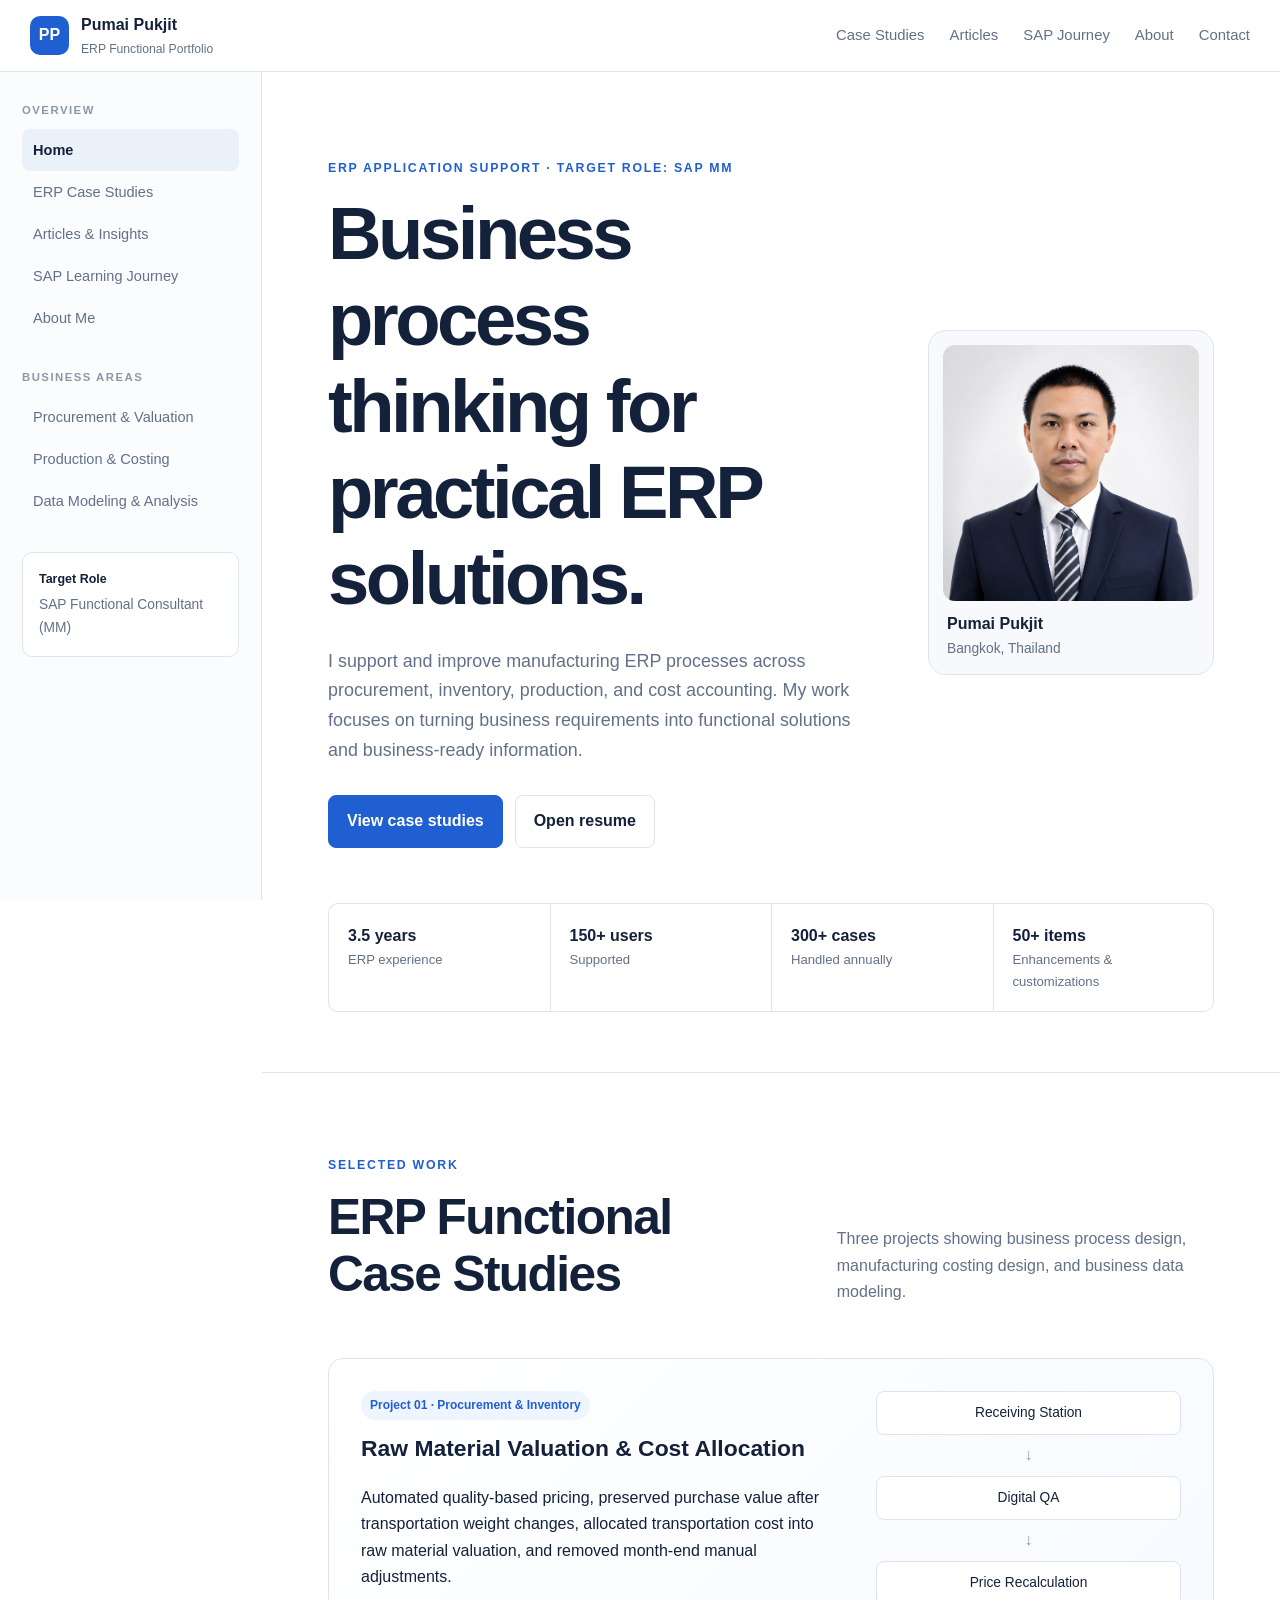
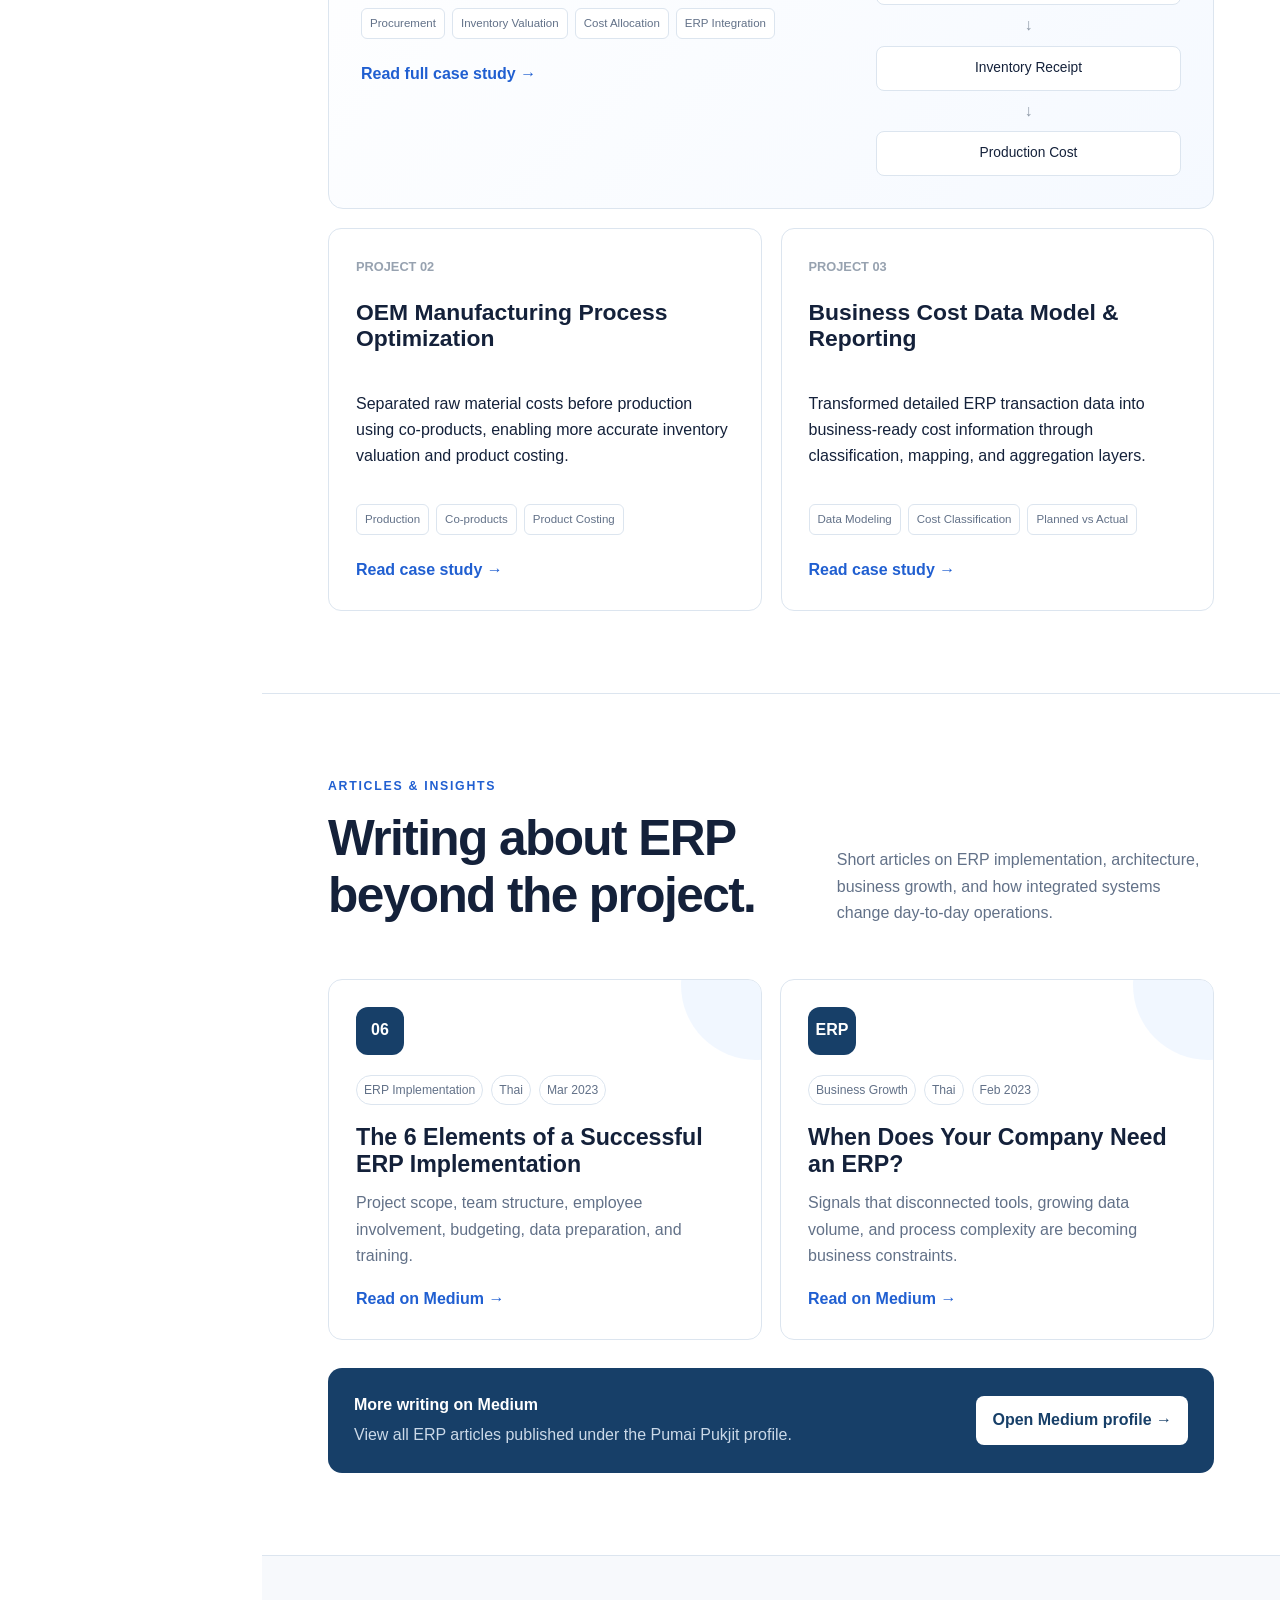
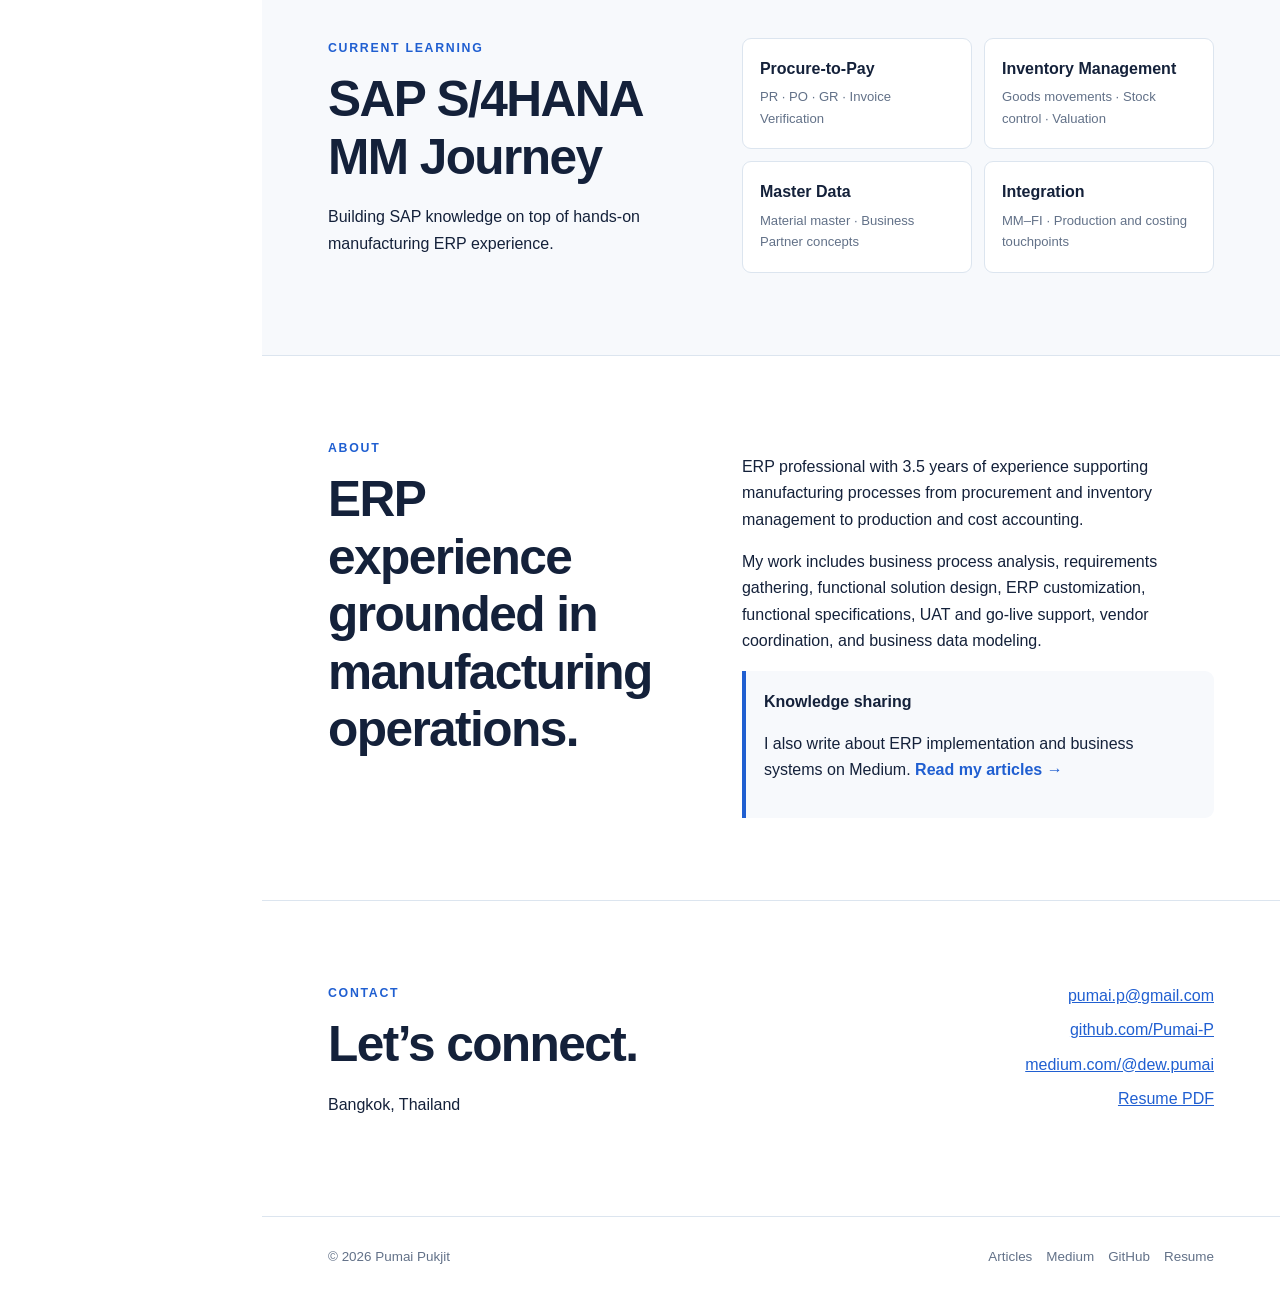
<file: index.html>
<!doctype html><html lang="en"><head><meta charset="utf-8"><meta name="viewport" content="width=device-width,initial-scale=1">
<title>Pumai Pukjit | ERP Functional Portfolio</title><link rel="stylesheet" href="styles.css"></head><body>
<header class="topbar">
<a class="brand" href="index.html"><span class="brand-mark">PP</span><span><strong>Pumai Pukjit</strong><small>ERP Functional Portfolio</small></span></a>
<nav class="topnav"><a href="index.html#cases">Case Studies</a><a href="articles.html">Articles</a><a href="index.html#sap">SAP Journey</a><a href="index.html#about">About</a><a href="index.html#contact">Contact</a></nav>
</header>
<div class="layout"><aside class="sidebar"><p class="side-label">OVERVIEW</p><a class="active" href="index.html">Home</a><a href="#cases">ERP Case Studies</a><a href="articles.html">Articles & Insights</a><a href="#sap">SAP Learning Journey</a><a href="#about">About Me</a><p class="side-label side-gap">BUSINESS AREAS</p><a href="raw-material-valuation.html">Procurement & Valuation</a><a href="oem-manufacturing.html">Production & Costing</a><a href="cost-data-model.html">Data Modeling & Analysis</a><div class="focus"><b>Target Role</b><span>SAP Functional Consultant (MM)</span></div></aside>
<main>
<section class="hero shell"><div><p class="eyebrow">ERP APPLICATION SUPPORT · TARGET ROLE: SAP MM</p><h1>Business process thinking for practical ERP solutions.</h1><p class="lead">I support and improve manufacturing ERP processes across procurement, inventory, production, and cost accounting. My work focuses on turning business requirements into functional solutions and business-ready information.</p><div class="actions"><a class="btn primary" href="#cases">View case studies</a><a class="btn" href="resume.pdf">Open resume</a></div></div><div class="portraitbox"><img src="profile.jpg" alt="Pumai Pukjit"><strong>Pumai Pukjit</strong><span>Bangkok, Thailand</span></div></section>
<section class="stats shell"><div><b>3.5 years</b><span>ERP experience</span></div><div><b>150+ users</b><span>Supported</span></div><div><b>300+ cases</b><span>Handled annually</span></div><div><b>50+ items</b><span>Enhancements & customizations</span></div></section>
<section id="cases" class="section shell"><div class="section-head"><div><p class="eyebrow">SELECTED WORK</p><h2>ERP Functional Case Studies</h2></div><p>Three projects showing business process design, manufacturing costing design, and business data modeling.</p></div>
<article class="featured"><div><span class="badge">Project 01 · Procurement & Inventory</span><h3>Raw Material Valuation & Cost Allocation</h3><p>Automated quality-based pricing, preserved purchase value after transportation weight changes, allocated transportation cost into raw material valuation, and removed month-end manual adjustments.</p><div class="chips"><span>Procurement</span><span>Inventory Valuation</span><span>Cost Allocation</span><span>ERP Integration</span></div><a class="text-link" href="raw-material-valuation.html">Read full case study →</a></div><div class="flowmini"><span>Receiving Station</span><i>↓</i><span>Digital QA</span><i>↓</i><span>Price Recalculation</span><i>↓</i><span>Inventory Receipt</span><i>↓</i><span>Production Cost</span></div></article>
<div class="cards"><article><em>PROJECT 02</em><h3>OEM Manufacturing Process Optimization</h3><p>Separated raw material costs before production using co-products, enabling more accurate inventory valuation and product costing.</p><div class="chips"><span>Production</span><span>Co-products</span><span>Product Costing</span></div><a href="oem-manufacturing.html">Read case study →</a></article>
<article><em>PROJECT 03</em><h3>Business Cost Data Model & Reporting</h3><p>Transformed detailed ERP transaction data into business-ready cost information through classification, mapping, and aggregation layers.</p><div class="chips"><span>Data Modeling</span><span>Cost Classification</span><span>Planned vs Actual</span></div><a href="cost-data-model.html">Read case study →</a></article></div></section>

<section id="articles" class="section shell">
  <div class="section-head">
    <div>
      <p class="eyebrow">ARTICLES & INSIGHTS</p>
      <h2>Writing about ERP beyond the project.</h2>
    </div>
    <p>Short articles on ERP implementation, architecture, business growth, and how integrated systems change day-to-day operations.</p>
  </div>
  <div class="article-grid">
    <a class="article-card" href="https://medium.com/@dew.pumai/6-%E0%B8%AA%E0%B9%88%E0%B8%A7%E0%B8%99%E0%B8%9B%E0%B8%A3%E0%B8%B0%E0%B8%81%E0%B8%AD%E0%B8%9A%E0%B8%97%E0%B8%B5%E0%B9%88%E0%B8%88%E0%B8%B0%E0%B8%97%E0%B8%B3%E0%B9%83%E0%B8%AB%E0%B9%89%E0%B9%82%E0%B8%9B%E0%B8%A3%E0%B9%81%E0%B8%88%E0%B8%84-erp-%E0%B8%82%E0%B8%AD%E0%B8%87%E0%B8%84%E0%B8%B8%E0%B8%93%E0%B8%99%E0%B8%B1%E0%B9%89%E0%B8%99%E0%B8%9B%E0%B8%A3%E0%B8%B0%E0%B8%AA%E0%B8%9A%E0%B8%84%E0%B8%A7%E0%B8%B2%E0%B8%A1%E0%B8%AA%E0%B8%B3%E0%B9%80%E0%B8%A3%E0%B9%87%E0%B8%88-98a20287ebfd" target="_blank" rel="noopener">
      <span class="article-icon">06</span>
      <div class="article-meta"><span>ERP Implementation</span><span>Thai</span><span>Mar 2023</span></div>
      <h3>The 6 Elements of a Successful ERP Implementation</h3>
      <p>Project scope, team structure, employee involvement, budgeting, data preparation, and training.</p>
      <span class="article-link">Read on Medium →</span>
    </a>
    <a class="article-card" href="https://medium.com/@dew.pumai/%E0%B9%80%E0%B8%A3%E0%B8%B2%E0%B8%88%E0%B8%B0%E0%B8%A3%E0%B8%B9%E0%B9%89%E0%B9%84%E0%B8%94%E0%B9%89%E0%B8%AD%E0%B8%A2%E0%B9%88%E0%B8%B2%E0%B8%87%E0%B9%84%E0%B8%A3%E0%B8%A7%E0%B9%88%E0%B8%B2%E0%B8%9A%E0%B8%A3%E0%B8%B4%E0%B8%A9%E0%B8%B1%E0%B8%97%E0%B8%95%E0%B9%89%E0%B8%AD%E0%B8%87%E0%B9%83%E0%B8%8A%E0%B9%89%E0%B8%A3%E0%B8%B0%E0%B8%9A%E0%B8%9A-erp-%E0%B8%95%E0%B8%AD%E0%B8%99%E0%B9%84%E0%B8%AB%E0%B8%99-a0925aef1456" target="_blank" rel="noopener">
      <span class="article-icon">ERP</span>
      <div class="article-meta"><span>Business Growth</span><span>Thai</span><span>Feb 2023</span></div>
      <h3>When Does Your Company Need an ERP?</h3>
      <p>Signals that disconnected tools, growing data volume, and process complexity are becoming business constraints.</p>
      <span class="article-link">Read on Medium →</span>
    </a>
  </div>
  <div class="medium-banner">
    <div><strong>More writing on Medium</strong><p>View all ERP articles published under the Pumai Pukjit profile.</p></div>
    <a href="https://medium.com/@dew.pumai" target="_blank" rel="noopener">Open Medium profile →</a>
  </div>
</section>
<section id="sap" class="section shell journey"><div><p class="eyebrow">CURRENT LEARNING</p><h2>SAP S/4HANA MM Journey</h2><p>Building SAP knowledge on top of hands-on manufacturing ERP experience.</p></div><div class="journey-grid"><div><b>Procure-to-Pay</b><span>PR · PO · GR · Invoice Verification</span></div><div><b>Inventory Management</b><span>Goods movements · Stock control · Valuation</span></div><div><b>Master Data</b><span>Material master · Business Partner concepts</span></div><div><b>Integration</b><span>MM–FI · Production and costing touchpoints</span></div></div></section>
<section id="about" class="section shell twocol"><div><p class="eyebrow">ABOUT</p><h2>ERP experience grounded in manufacturing operations.</h2></div><div><p>ERP professional with 3.5 years of experience supporting manufacturing processes from procurement and inventory management to production and cost accounting.</p><p>My work includes business process analysis, requirements gathering, functional solution design, ERP customization, functional specifications, UAT and go-live support, vendor coordination, and business data modeling.</p><div class="publication-note"><strong>Knowledge sharing</strong><p>I also write about ERP implementation and business systems on Medium. <a class="text-link" href="https://medium.com/@dew.pumai" target="_blank" rel="noopener">Read my articles →</a></p></div></div></section>
<section id="contact" class="section shell twocol"><div><p class="eyebrow">CONTACT</p><h2>Let’s connect.</h2><p>Bangkok, Thailand</p></div><div class="contact"><a href="mailto:pumai.p@gmail.com">pumai.p@gmail.com</a><a href="https://github.com/Pumai-P">github.com/Pumai-P</a><a href="https://medium.com/@dew.pumai" target="_blank" rel="noopener">medium.com/@dew.pumai</a><a href="resume.pdf">Resume PDF</a></div></section>
<footer class="shell"><span>© 2026 Pumai Pukjit</span><span class="footer-links"><a href="articles.html">Articles</a><a href="https://medium.com/@dew.pumai" target="_blank" rel="noopener">Medium</a><a href="https://github.com/Pumai-P">GitHub</a><a href="resume.pdf">Resume</a></span></footer></main></div></body></html>
</file>
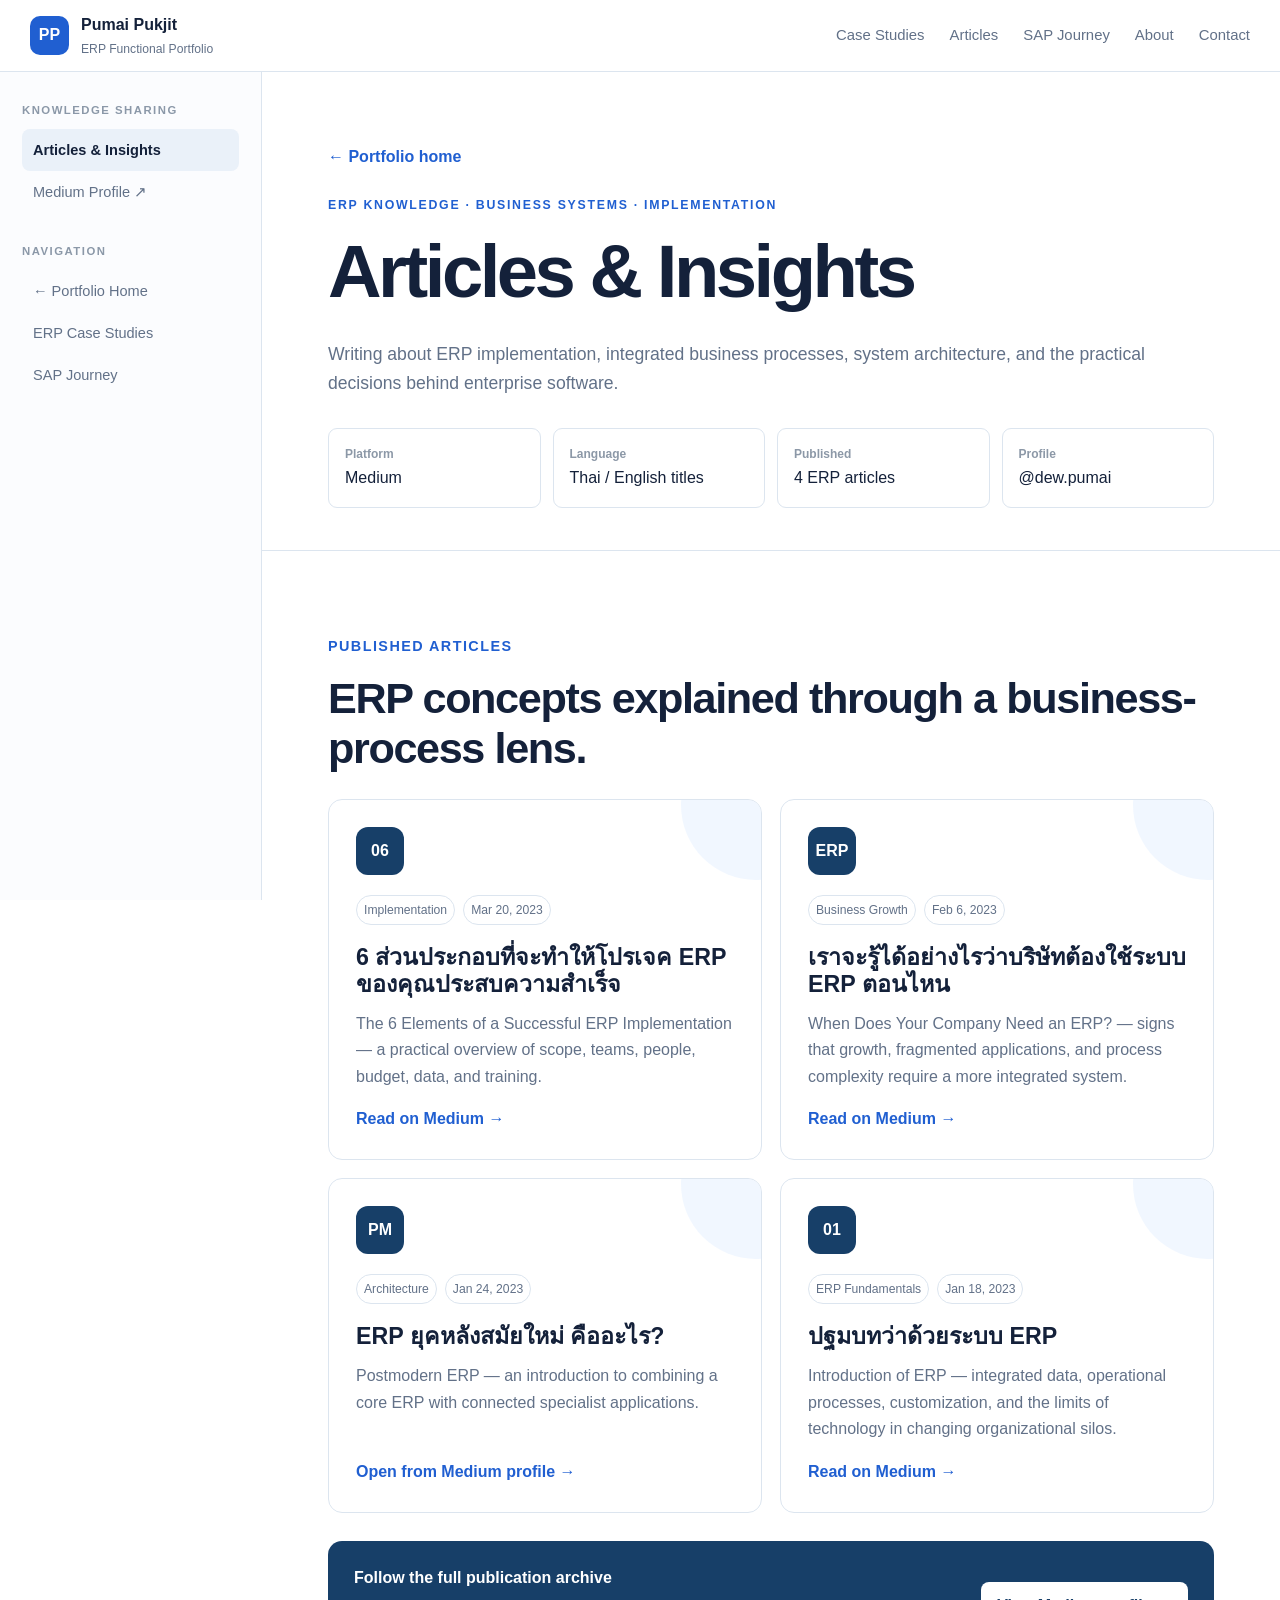
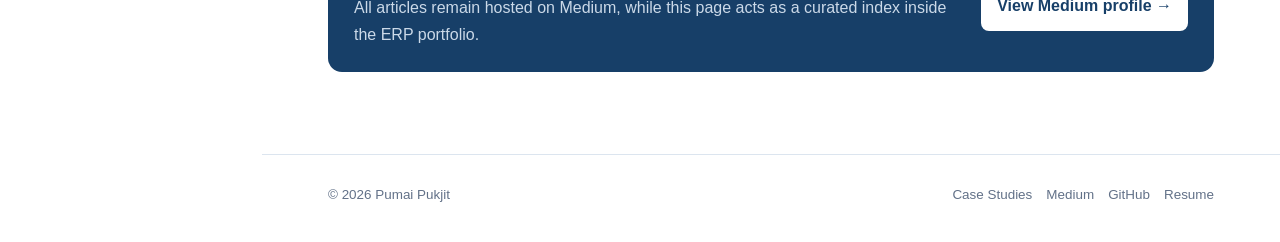
<file: articles.html>
<!doctype html>
<html lang="en">
<head>
<meta charset="utf-8">
<meta name="viewport" content="width=device-width,initial-scale=1">
<title>Articles & Insights | Pumai Pukjit</title>
<link rel="stylesheet" href="styles.css">
</head>
<body>
<header class="topbar">
  <a class="brand" href="index.html"><span class="brand-mark">PP</span><span><strong>Pumai Pukjit</strong><small>ERP Functional Portfolio</small></span></a>
  <nav class="topnav"><a href="index.html#cases">Case Studies</a><a href="articles.html">Articles</a><a href="index.html#sap">SAP Journey</a><a href="index.html#about">About</a><a href="index.html#contact">Contact</a></nav>
</header>
<div class="layout">
<aside class="sidebar">
  <p class="side-label">KNOWLEDGE SHARING</p>
  <a class="active" href="articles.html">Articles & Insights</a>
  <a href="https://medium.com/@dew.pumai" target="_blank" rel="noopener">Medium Profile ↗</a>
  <p class="side-label side-gap">NAVIGATION</p>
  <a href="index.html">← Portfolio Home</a>
  <a href="index.html#cases">ERP Case Studies</a>
  <a href="index.html#sap">SAP Journey</a>
</aside>
<main>
<section class="case-hero shell">
  <a class="back" href="index.html">← Portfolio home</a>
  <p class="eyebrow">ERP KNOWLEDGE · BUSINESS SYSTEMS · IMPLEMENTATION</p>
  <h1>Articles & Insights</h1>
  <p class="case-lead">Writing about ERP implementation, integrated business processes, system architecture, and the practical decisions behind enterprise software.</p>
  <div class="meta-grid">
    <div class="meta"><b>Platform</b><span>Medium</span></div>
    <div class="meta"><b>Language</b><span>Thai / English titles</span></div>
    <div class="meta"><b>Published</b><span>4 ERP articles</span></div>
    <div class="meta"><b>Profile</b><span>@dew.pumai</span></div>
  </div>
</section>
<section class="section shell">
  <div class="case-body" style="max-width:none">
    <p class="section-label">Published Articles</p>
    <h2 class="section-title">ERP concepts explained through a business-process lens.</h2>
    <div class="article-grid">
      <a class="article-card" href="https://medium.com/@dew.pumai/6-%E0%B8%AA%E0%B9%88%E0%B8%A7%E0%B8%99%E0%B8%9B%E0%B8%A3%E0%B8%B0%E0%B8%81%E0%B8%AD%E0%B8%9A%E0%B8%97%E0%B8%B5%E0%B9%88%E0%B8%88%E0%B8%B0%E0%B8%97%E0%B8%B3%E0%B9%83%E0%B8%AB%E0%B9%89%E0%B9%82%E0%B8%9B%E0%B8%A3%E0%B9%81%E0%B8%88%E0%B8%84-erp-%E0%B8%82%E0%B8%AD%E0%B8%87%E0%B8%84%E0%B8%B8%E0%B8%93%E0%B8%99%E0%B8%B1%E0%B9%89%E0%B8%99%E0%B8%9B%E0%B8%A3%E0%B8%B0%E0%B8%AA%E0%B8%9A%E0%B8%84%E0%B8%A7%E0%B8%B2%E0%B8%A1%E0%B8%AA%E0%B8%B3%E0%B9%80%E0%B8%A3%E0%B9%87%E0%B8%88-98a20287ebfd" target="_blank" rel="noopener">
        <span class="article-icon">06</span>
        <div class="article-meta"><span>Implementation</span><span>Mar 20, 2023</span></div>
        <h3>6 ส่วนประกอบที่จะทำให้โปรเจค ERP ของคุณประสบความสำเร็จ</h3>
        <p>The 6 Elements of a Successful ERP Implementation — a practical overview of scope, teams, people, budget, data, and training.</p>
        <span class="article-link">Read on Medium →</span>
      </a>
      <a class="article-card" href="https://medium.com/@dew.pumai/%E0%B9%80%E0%B8%A3%E0%B8%B2%E0%B8%88%E0%B8%B0%E0%B8%A3%E0%B8%B9%E0%B9%89%E0%B9%84%E0%B8%94%E0%B9%89%E0%B8%AD%E0%B8%A2%E0%B9%88%E0%B8%B2%E0%B8%87%E0%B9%84%E0%B8%A3%E0%B8%A7%E0%B9%88%E0%B8%B2%E0%B8%9A%E0%B8%A3%E0%B8%B4%E0%B8%A9%E0%B8%B1%E0%B8%97%E0%B8%95%E0%B9%89%E0%B8%AD%E0%B8%87%E0%B9%83%E0%B8%8A%E0%B9%89%E0%B8%A3%E0%B8%B0%E0%B8%9A%E0%B8%9A-erp-%E0%B8%95%E0%B8%AD%E0%B8%99%E0%B9%84%E0%B8%AB%E0%B8%99-a0925aef1456" target="_blank" rel="noopener">
        <span class="article-icon">ERP</span>
        <div class="article-meta"><span>Business Growth</span><span>Feb 6, 2023</span></div>
        <h3>เราจะรู้ได้อย่างไรว่าบริษัทต้องใช้ระบบ ERP ตอนไหน</h3>
        <p>When Does Your Company Need an ERP? — signs that growth, fragmented applications, and process complexity require a more integrated system.</p>
        <span class="article-link">Read on Medium →</span>
      </a>
      <a class="article-card" href="https://medium.com/@dew.pumai" target="_blank" rel="noopener">
        <span class="article-icon">PM</span>
        <div class="article-meta"><span>Architecture</span><span>Jan 24, 2023</span></div>
        <h3>ERP ยุคหลังสมัยใหม่ คืออะไร?</h3>
        <p>Postmodern ERP — an introduction to combining a core ERP with connected specialist applications.</p>
        <span class="article-link">Open from Medium profile →</span>
      </a>
      <a class="article-card" href="https://medium.com/@dew.pumai/%E0%B8%9B%E0%B8%90%E0%B8%A1%E0%B8%9A%E0%B8%97%E0%B8%A7%E0%B9%88%E0%B8%B2%E0%B8%94%E0%B9%89%E0%B8%A7%E0%B8%A2%E0%B8%A3%E0%B8%B0%E0%B8%9A%E0%B8%9A-erp-ade57733982c" target="_blank" rel="noopener">
        <span class="article-icon">01</span>
        <div class="article-meta"><span>ERP Fundamentals</span><span>Jan 18, 2023</span></div>
        <h3>ปฐมบทว่าด้วยระบบ ERP</h3>
        <p>Introduction of ERP — integrated data, operational processes, customization, and the limits of technology in changing organizational silos.</p>
        <span class="article-link">Read on Medium →</span>
      </a>
    </div>
    <div class="medium-banner">
      <div><strong>Follow the full publication archive</strong><p>All articles remain hosted on Medium, while this page acts as a curated index inside the ERP portfolio.</p></div>
      <a href="https://medium.com/@dew.pumai" target="_blank" rel="noopener">View Medium profile →</a>
    </div>
  </div>
</section>
<footer class="shell"><span>© 2026 Pumai Pukjit</span><span class="footer-links"><a href="index.html#cases">Case Studies</a><a href="https://medium.com/@dew.pumai" target="_blank" rel="noopener">Medium</a><a href="https://github.com/Pumai-P">GitHub</a><a href="resume.pdf">Resume</a></span></footer>
</main>
</div>
</body>
</html>
</file>
<file: styles.css>
*{box-sizing:border-box}
:root{
  --ink:#14213a;--muted:#627188;--line:#dce5ef;--surface:#f7f9fc;
  --surface-blue:#eef5ff;--blue:#205fd1;--blue-dark:#17479c;
  --navy:#173f68;--teal:#1ab6bd;--green:#267c5c;--red:#b84b4b;
  --sidebar:262px;--max:1180px
}
html{scroll-behavior:smooth}
body{margin:0;font-family:Inter,"Segoe UI",Arial,sans-serif;color:var(--ink);background:#fff;line-height:1.65}
a{color:inherit}
.topbar{
  height:72px;position:sticky;top:0;z-index:30;display:flex;align-items:center;
  justify-content:space-between;padding:0 30px;background:rgba(255,255,255,.97);
  border-bottom:1px solid var(--line);backdrop-filter:blur(12px)
}
.brand{display:flex;align-items:center;gap:12px;text-decoration:none}
.brand-mark{width:39px;height:39px;border-radius:10px;background:var(--blue);color:#fff;display:grid;place-items:center;font-weight:850}
.brand strong,.brand small{display:block}.brand small{font-size:.76rem;color:var(--muted)}
.topnav{display:flex;gap:25px}.topnav a{text-decoration:none;color:var(--muted);font-size:.93rem}.topnav a:hover{color:var(--ink)}
.layout{display:grid;grid-template-columns:var(--sidebar) 1fr}
.sidebar{position:sticky;top:72px;height:calc(100vh - 72px);padding:29px 22px;background:#fbfcfe;border-right:1px solid var(--line);overflow:auto}
.side-label{margin:0 0 9px;font-size:.71rem;font-weight:850;letter-spacing:.13em;color:#8b98a8}.side-gap{margin-top:29px}
.sidebar a{display:block;padding:9px 11px;border-radius:8px;text-decoration:none;color:var(--muted);font-size:.91rem}
.sidebar a:hover,.sidebar a.active{background:#eaf1f9;color:var(--ink);font-weight:750}
.focus{margin-top:30px;padding:16px;border:1px solid var(--line);border-radius:10px;background:#fff}.focus b,.focus span{display:block}.focus b{font-size:.78rem;margin-bottom:5px}.focus span{font-size:.86rem;color:var(--muted)}
.shell{max-width:var(--max);margin:0 auto;padding-left:66px;padding-right:66px}
.hero{padding-top:86px;padding-bottom:55px;display:grid;grid-template-columns:minmax(0,1fr) 286px;gap:64px;align-items:center}
.eyebrow{margin:0 0 13px;color:var(--blue);font-size:.77rem;font-weight:850;letter-spacing:.14em}
h1,h2,h3{line-height:1.16;margin-top:0}
h1{font-size:clamp(3rem,5.8vw,5.05rem);letter-spacing:-.047em;margin-bottom:25px}
h2{font-size:clamp(2.15rem,4vw,3.1rem);letter-spacing:-.032em;margin-bottom:18px}
h3{font-size:1.43rem}
.lead{max-width:780px;color:var(--muted);font-size:1.12rem}
.actions{display:flex;gap:12px;margin-top:30px}
.btn{display:inline-block;padding:12px 18px;border-radius:8px;text-decoration:none;font-weight:760;border:1px solid var(--line)}
.btn.primary{background:var(--blue);color:#fff;border-color:var(--blue)}.btn.primary:hover{background:var(--blue-dark)}
.portraitbox{padding:14px;border:1px solid var(--line);border-radius:18px;background:var(--surface)}
.portraitbox img{display:block;width:100%;aspect-ratio:1/1;object-fit:cover;object-position:center 20%;border-radius:12px}
.portraitbox strong,.portraitbox span{display:block;margin:10px 4px 0}.portraitbox span{margin-top:0;color:var(--muted);font-size:.86rem}
.stats{display:grid;grid-template-columns:repeat(4,1fr);padding-top:0;padding-bottom:60px}
.stats div{padding:19px;border:1px solid var(--line);border-right:0}.stats div:first-child{border-radius:10px 0 0 10px}.stats div:last-child{border-right:1px solid var(--line);border-radius:0 10px 10px 0}
.stats b,.stats span{display:block}.stats span{font-size:.82rem;color:var(--muted)}
.section{padding-top:82px;padding-bottom:82px;border-top:1px solid var(--line)}
.section-head{display:grid;grid-template-columns:1fr .85fr;gap:65px;align-items:end;margin-bottom:36px}
.section-head>p{color:var(--muted)}
.featured{display:grid;grid-template-columns:1.22fr .78fr;gap:38px;padding:32px;border:1px solid var(--line);border-radius:15px;background:linear-gradient(135deg,#fff,#f5f9ff)}
.badge{display:inline-block;padding:5px 9px;border-radius:999px;background:var(--surface-blue);color:var(--blue);font-size:.75rem;font-weight:850;margin-bottom:15px}
.chips{display:flex;flex-wrap:wrap;gap:7px;margin:18px 0 22px}.chips span{padding:5px 8px;border:1px solid var(--line);border-radius:6px;color:var(--muted);font-size:.72rem;background:#fff}
.text-link{color:var(--blue);text-decoration:none;font-weight:820}
.flowmini{display:grid;gap:7px;align-content:center}.flowmini span{padding:10px 12px;border:1px solid var(--line);border-radius:8px;background:#fff;text-align:center;font-size:.86rem}.flowmini i{text-align:center;color:#8e99a7}
.cards{display:grid;grid-template-columns:repeat(2,1fr);gap:19px;margin-top:19px}.cards article{padding:27px;border:1px solid var(--line);border-radius:13px;display:flex;flex-direction:column;min-height:335px}.cards em{font-style:normal;font-size:.8rem;font-weight:850;color:#97a2b0;margin-bottom:22px}.cards a{margin-top:auto;color:var(--blue);text-decoration:none;font-weight:820}
.journey,.twocol{display:grid;grid-template-columns:.85fr 1.15fr;gap:65px}.journey{background:var(--surface)}
.journey-grid{display:grid;grid-template-columns:repeat(2,1fr);gap:12px}.journey-grid div{padding:17px;border:1px solid var(--line);border-radius:9px;background:#fff}.journey-grid b,.journey-grid span{display:block}.journey-grid span{font-size:.82rem;color:var(--muted);margin-top:4px}
.contact{display:flex;flex-direction:column;align-items:flex-end;gap:8px}.contact a{color:var(--blue)}
footer{display:flex;justify-content:space-between;padding-top:29px;padding-bottom:36px;border-top:1px solid var(--line);color:var(--muted);font-size:.84rem}

/* Project pages */
.case-hero{padding-top:72px;padding-bottom:42px}
.back{display:inline-block;margin-bottom:25px;color:var(--blue);text-decoration:none;font-weight:750}
.case-lead{max-width:880px;color:var(--muted);font-size:1.1rem}
.meta-grid{display:grid;grid-template-columns:repeat(4,1fr);gap:12px;margin-top:30px}
.meta{padding:16px;border:1px solid var(--line);border-radius:9px}.meta b,.meta span{display:block}.meta b{font-size:.75rem;color:#8c98a7}
.case-body{max-width:980px}
.case-body section{margin-bottom:60px}
.section-label{
  display:inline-block;margin:0 0 14px;color:var(--blue);font-size:.9rem;
  font-weight:850;letter-spacing:.1em;text-transform:uppercase
}
.section-title{font-size:clamp(2rem,3.4vw,2.7rem);margin-bottom:16px}
.section-intro{font-size:1.03rem;color:var(--muted);max-width:850px}
.problem-grid,.impact-grid,.role-grid,.sap-grid,.decision-grid{display:grid;grid-template-columns:repeat(2,1fr);gap:13px}
.info-card{padding:19px;border:1px solid var(--line);border-radius:10px;background:#fff}
.info-card p{margin-bottom:0;color:var(--muted)}.danger{border-left:4px solid var(--red)}.success{border-left:4px solid var(--green)}
.role-card{display:flex;gap:13px;align-items:flex-start}.role-icon{width:42px;height:42px;display:grid;place-items:center;border-radius:10px;background:var(--surface-blue);color:var(--blue);font-weight:850;flex:0 0 auto}
.metric-grid{display:grid;grid-template-columns:repeat(3,1fr);gap:12px}.metric{padding:21px;border:1px solid var(--line);border-radius:10px;background:#fff}.metric strong{display:block;font-size:1.7rem;color:var(--blue);line-height:1.1}.metric span{display:block;color:var(--muted);font-size:.84rem;margin-top:7px}
.callout{padding:20px;border-left:4px solid var(--blue);background:var(--surface);border-radius:0 8px 8px 0}
.small-note{font-size:.82rem;color:var(--muted)}

/* Diagram presentation */
.diagram-frame{border:1px solid var(--line);border-radius:15px;background:#fff;overflow:hidden;box-shadow:0 18px 48px rgba(25,55,92,.08)}
.diagram-toolbar{display:flex;align-items:center;justify-content:space-between;padding:14px 18px;background:var(--navy);color:#fff}
.diagram-toolbar strong{font-size:.92rem}.diagram-toolbar span{font-size:.76rem;color:#c9d9ea}
.diagram-frame img{display:block;width:100%;height:auto}
.diagram-caption{padding:13px 18px;color:var(--muted);font-size:.82rem;background:#fbfcfe;border-top:1px solid var(--line)}
.split-diagram{display:grid;grid-template-columns:1fr 1fr;gap:16px}
.before .diagram-toolbar{background:#7a3d4a}.after .diagram-toolbar{background:#316a4c}

/* Project 3 data pipeline */
.data-pipeline{display:grid;grid-template-columns:repeat(5,1fr);gap:13px;align-items:stretch;margin-top:24px}
.data-stage{position:relative;padding:18px;border:1px solid #2da8b1;border-radius:11px;background:var(--navy);color:#fff;min-height:210px}
.data-stage:not(:last-child)::after{content:"→";position:absolute;right:-17px;top:50%;transform:translateY(-50%);font-weight:900;color:var(--teal);z-index:2}
.data-stage .stage-no{font-size:.7rem;letter-spacing:.12em;color:#7ce1e3;font-weight:850}
.data-stage h3{font-size:1rem;margin:10px 0 12px;color:#fff}
.data-stage ul{margin:0;padding-left:18px}.data-stage li{font-size:.8rem;color:#dce9f4;margin:5px 0}
.technical-view{display:grid;grid-template-columns:.75fr 1.25fr;gap:26px;align-items:center}
.technical-copy{padding:8px}.technical-copy h3{font-size:1.6rem}.technical-copy p{color:var(--muted)}
.layer-strip{display:grid;grid-template-columns:repeat(3,1fr);gap:12px;margin:22px 0}
.layer-strip div{padding:17px;border-radius:10px;border:1px solid var(--line)}
.layer-strip b,.layer-strip span{display:block}.layer-strip span{font-size:.82rem;color:var(--muted)}
.layer-strip .source{background:#f3f5f8}.layer-strip .rules{background:var(--surface-blue);border-color:#c7d9f5}.layer-strip .output{background:#eef8f3;border-color:#cce8da}
@media(max-width:1000px){
  .layout{grid-template-columns:1fr}.sidebar{display:none}.topnav{display:none}.shell{padding-left:27px;padding-right:27px}
  .hero{grid-template-columns:1fr}.portraitbox{max-width:255px}
  .stats,.section-head,.featured,.cards,.journey,.journey-grid,.twocol,.meta-grid,.problem-grid,.impact-grid,.role-grid,.sap-grid,.decision-grid,.metric-grid,.technical-view,.layer-strip{grid-template-columns:1fr}
  .stats div{border-right:1px solid var(--line);border-bottom:0}.stats div:first-child{border-radius:10px 10px 0 0}.stats div:last-child{border-bottom:1px solid var(--line);border-radius:0 0 10px 10px}
  .contact{align-items:flex-start}footer{gap:12px;flex-direction:column}
  .data-pipeline{grid-template-columns:1fr}.data-stage:not(:last-child)::after{content:"↓";right:auto;left:50%;top:auto;bottom:-23px;transform:translateX(-50%)}
}

/* V7.1 diagram reliability and zoom */
.diagram-button{
  display:block;width:100%;padding:0;border:0;background:#fff;cursor:zoom-in;text-align:left
}
.diagram-button img{display:block;width:100%;height:auto}
.lightbox{
  position:fixed;inset:0;z-index:1000;display:none;align-items:center;justify-content:center;
  padding:32px;background:rgba(10,20,38,.88)
}
.lightbox.open{display:flex}
.lightbox-image{
  display:block;max-width:96vw;max-height:92vh;width:auto;height:auto;
  border-radius:10px;background:#fff;box-shadow:0 24px 80px rgba(0,0,0,.38)
}
.lightbox-close{
  position:fixed;top:18px;right:22px;width:44px;height:44px;border:1px solid rgba(255,255,255,.3);
  border-radius:50%;background:rgba(255,255,255,.12);color:#fff;font-size:30px;line-height:1;
  cursor:pointer
}
.lightbox-close:hover{background:rgba(255,255,255,.22)}
@media(max-width:700px){
  .lightbox{padding:14px}
  .diagram-toolbar{align-items:flex-start;gap:8px;flex-direction:column}
}

/* V7.3 Articles & Insights */
.article-grid{
  display:grid;grid-template-columns:repeat(2,1fr);gap:18px;margin-top:26px
}
.article-card{
  position:relative;display:flex;flex-direction:column;min-height:330px;
  padding:27px;border:1px solid var(--line);border-radius:14px;background:#fff;
  text-decoration:none;overflow:hidden;transition:transform .2s ease,box-shadow .2s ease,border-color .2s ease
}
.article-card:hover{
  transform:translateY(-4px);box-shadow:0 18px 46px rgba(26,59,100,.1);border-color:#bfd0e6
}
.article-card::after{
  content:"";position:absolute;width:150px;height:150px;border-radius:50%;
  right:-70px;top:-70px;background:var(--surface-blue);opacity:.8
}
.article-meta{display:flex;gap:8px;align-items:center;color:var(--muted);font-size:.76rem;margin-bottom:19px}
.article-meta span{padding:4px 7px;border:1px solid var(--line);border-radius:999px;background:#fff}
.article-card h3{font-size:1.45rem;max-width:520px;margin-bottom:13px;position:relative;z-index:1}
.article-card p{color:var(--muted);margin-top:0;position:relative;z-index:1}
.article-card .article-link{margin-top:auto;color:var(--blue);font-weight:820;position:relative;z-index:1}
.article-icon{
  width:48px;height:48px;border-radius:12px;display:grid;place-items:center;
  background:var(--navy);color:#fff;font-weight:850;margin-bottom:20px;position:relative;z-index:1
}
.medium-banner{
  display:grid;grid-template-columns:1fr auto;gap:24px;align-items:center;
  margin-top:28px;padding:24px 26px;border-radius:14px;background:var(--navy);color:#fff
}
.medium-banner p{margin:4px 0 0;color:#cbd9e8}
.medium-banner a{padding:11px 16px;border-radius:8px;background:#fff;color:var(--navy);text-decoration:none;font-weight:820}
.publication-note{padding:18px;border-left:4px solid var(--blue);background:var(--surface);border-radius:0 9px 9px 0}
.footer-links{display:flex;gap:14px;flex-wrap:wrap}.footer-links a{color:var(--muted);text-decoration:none}.footer-links a:hover{color:var(--blue)}
@media(max-width:1000px){
  .article-grid,.medium-banner{grid-template-columns:1fr}
  .medium-banner a{justify-self:start}
}
</file>
